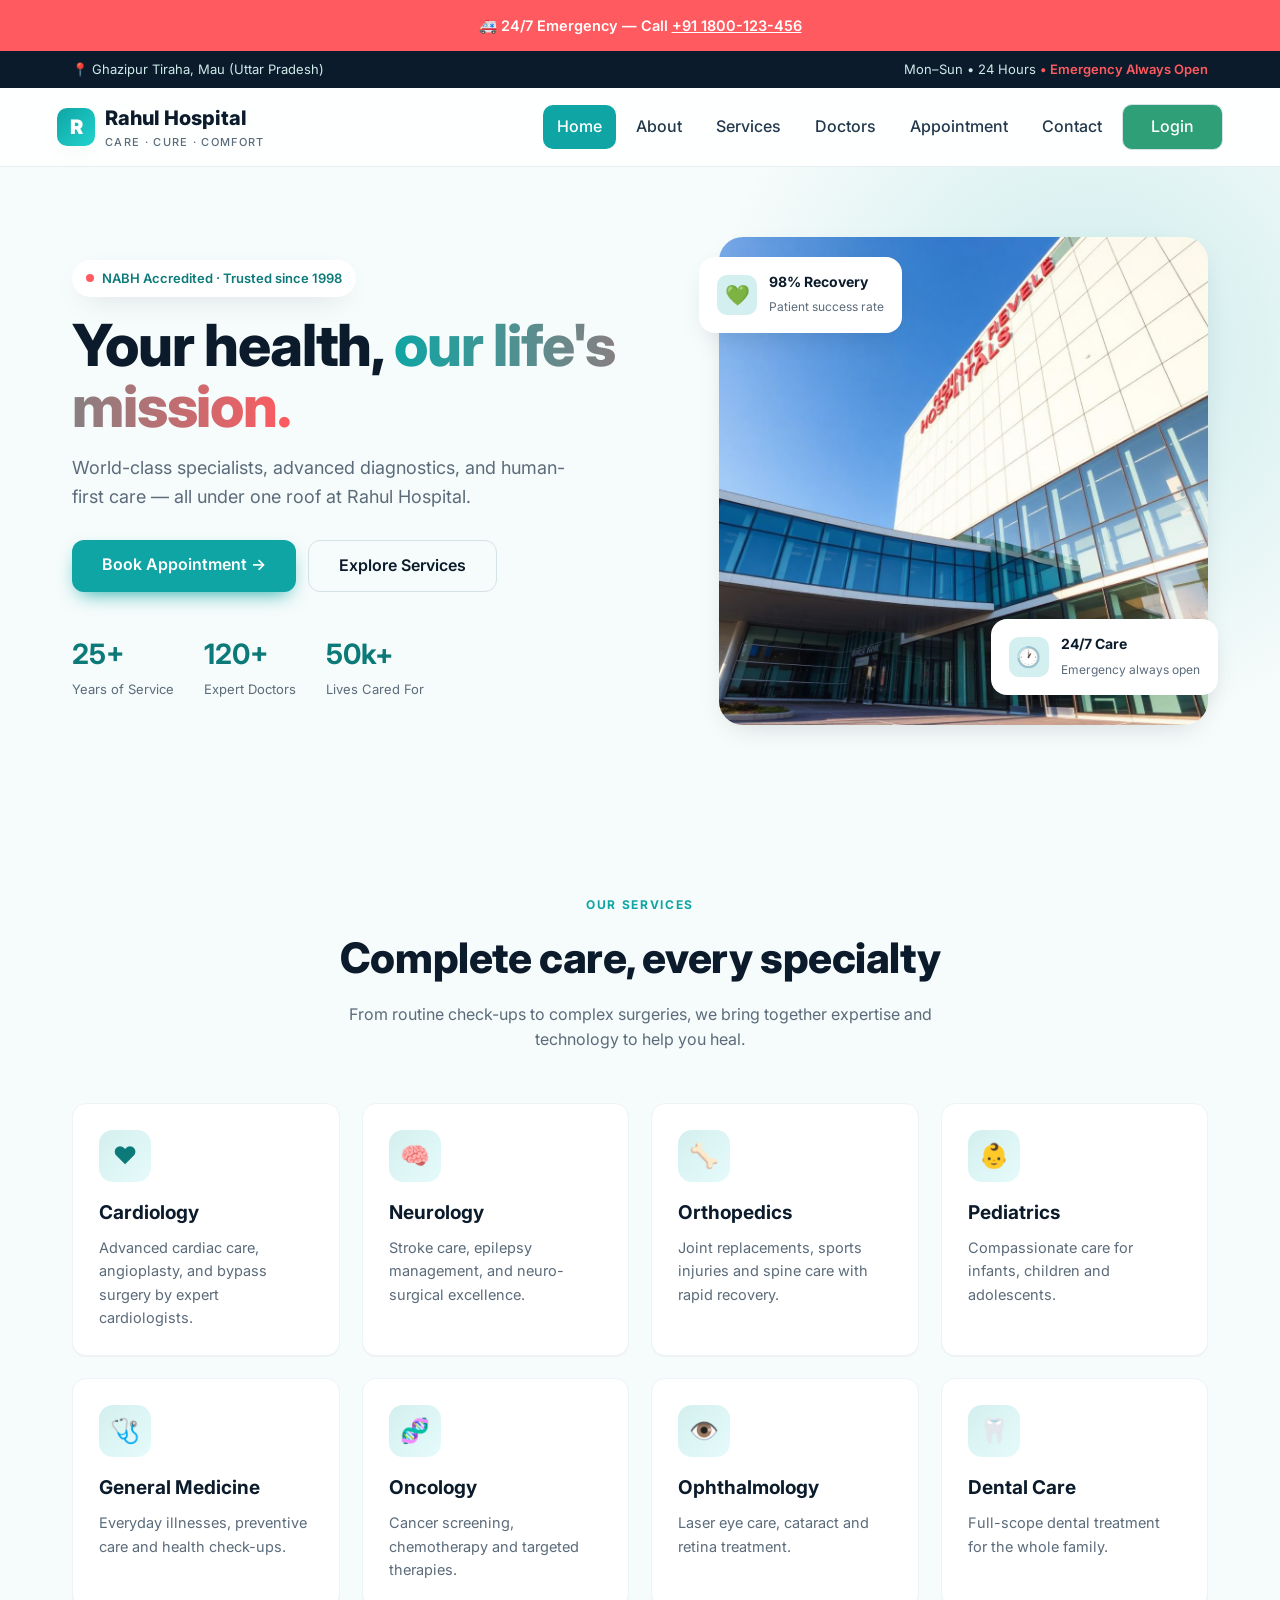
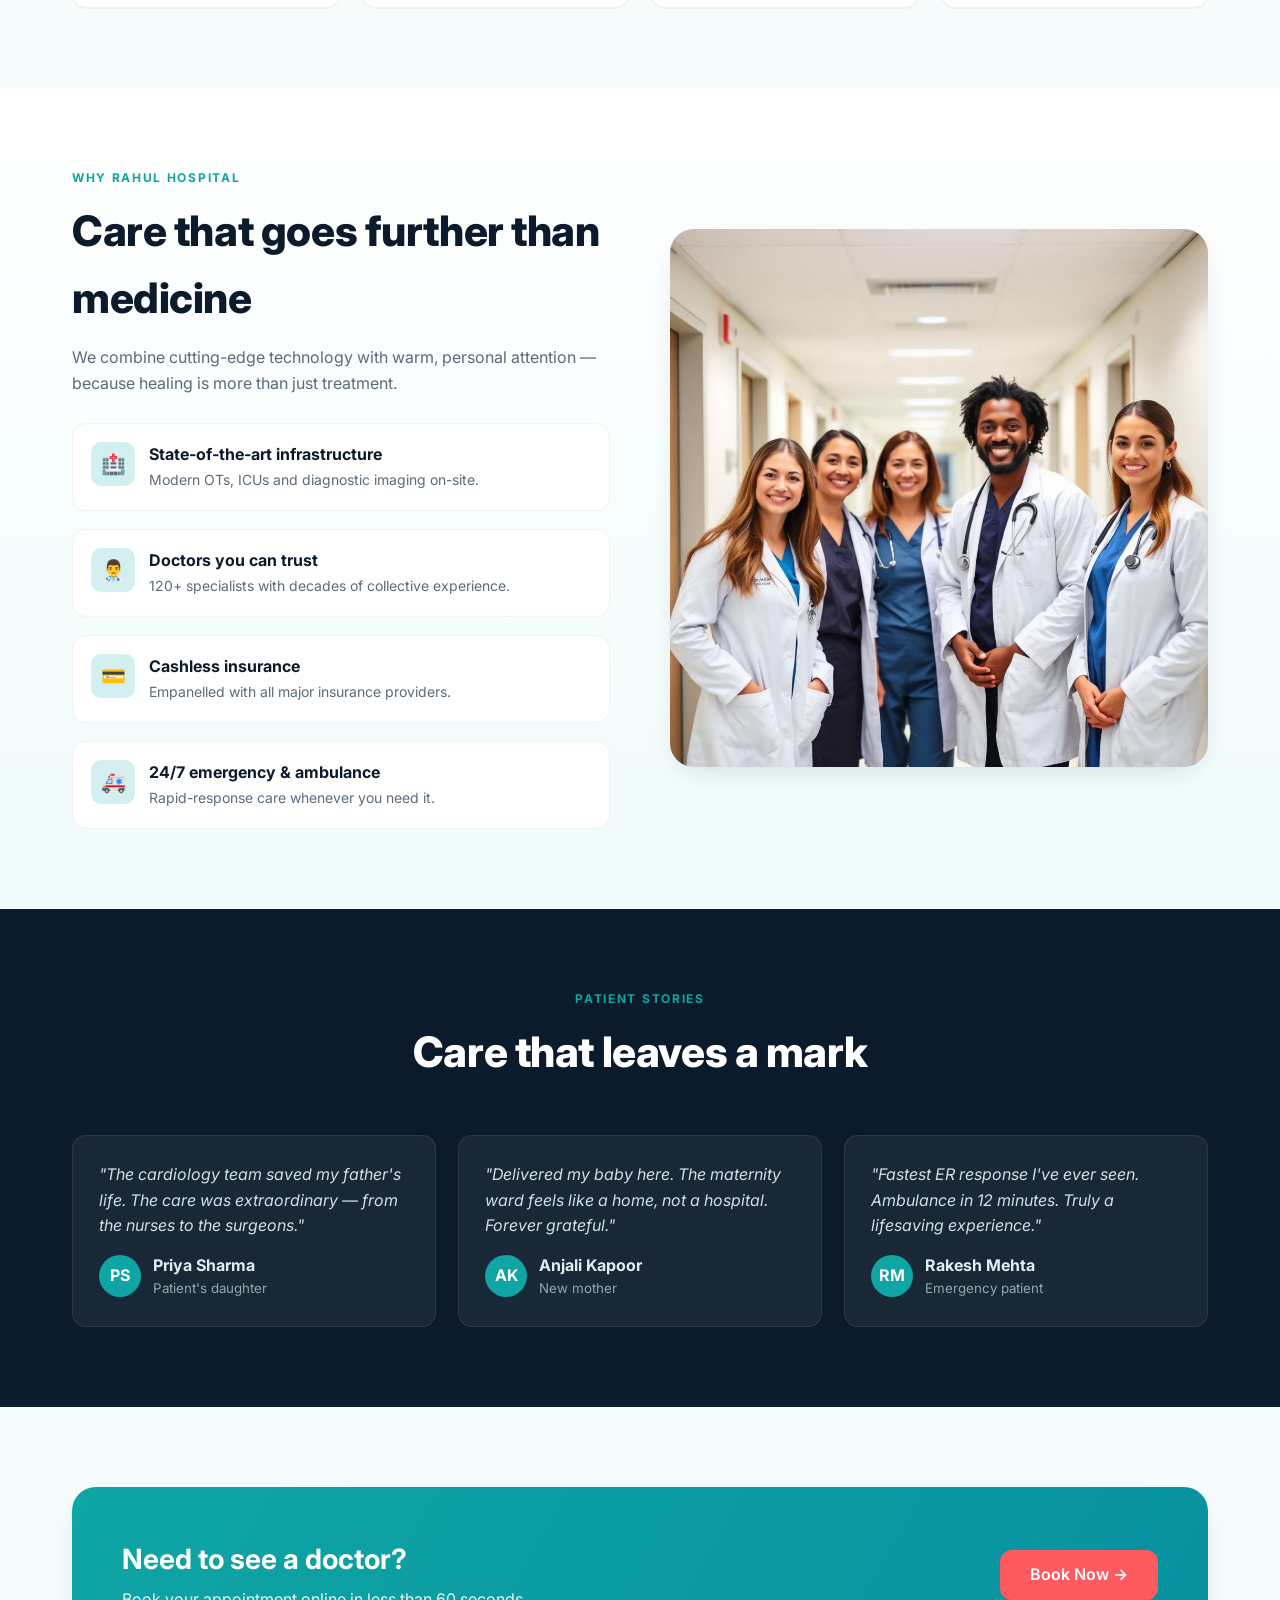
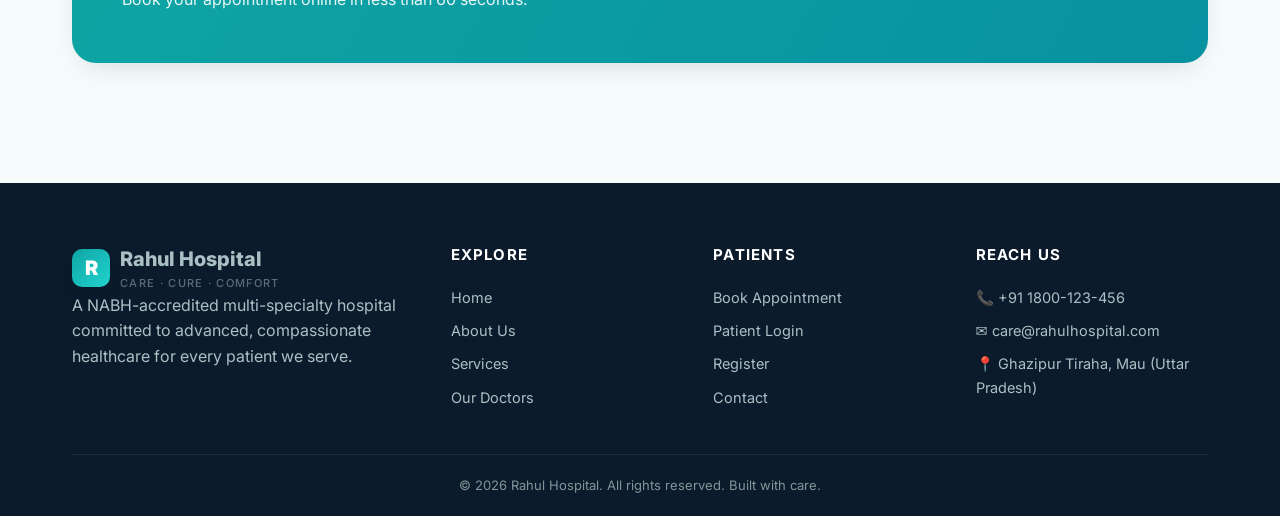
<file: index.html>
<!doctype html>
<html lang="en">

<head>
  <meta charset="utf-8" />
  <meta name="viewport" content="width=device-width,initial-scale=1" />
  <title>Rahul Hospital — Compassionate Care, Advanced Medicine</title>
  <meta name="description"
    content="Rahul Hospital: 24/7 emergency, expert specialists, and modern facilities. Book your appointment online today." />
  <link rel="icon" href="logo.png" />
  <link rel="preconnect" href="https://fonts.googleapis.com" />
  <link rel="preconnect" href="https://fonts.gstatic.com" crossorigin />
  <link href="https://fonts.googleapis.com/css2?family=Inter:wght@400;500;600;700;800&display=swap" rel="stylesheet" />
  <link rel="stylesheet" href="styles.css" />
</head>

<body data-page="home">
  <div id="site-header"></div>

  <section class="hero">
    <div class="container hero-grid">
      <div class="reveal">
        <span class="tag"><span class="dot"></span> NABH Accredited · Trusted since 1998</span>
        <h1 class="hero-title">Your health, <span>our life's mission.</span></h1>
        <p class="lead">World-class specialists, advanced diagnostics, and human-first care — all under one roof at
          Rahul Hospital.</p>
        <div class="hero-cta">
          <a href="appointment.html" class="btn btn-primary">Book Appointment →</a>
          <a href="services.html" class="btn btn-ghost">Explore Services</a>
        </div>
        <div class="hero-stats">
          <div><strong>25+</strong><span>Years of Service</span></div>
          <div><strong>120+</strong><span>Expert Doctors</span></div>
          <div><strong>50k+</strong><span>Lives Cared For</span></div>
        </div>
      </div>
      <div class="hero-visual reveal">
        <img src="hero.jpg" alt="Rahul Hospital building" />
        <div class="floating-card fc-1">
          <div class="ic">💚</div>
          <div><strong>98% Recovery</strong><span>Patient success rate</span></div>
        </div>
        <div class="floating-card fc-2">
          <div class="ic">🕐</div>
          <div><strong>24/7 Care</strong><span>Emergency always open</span></div>
        </div>
      </div>
    </div>
  </section>

  <section class="block">
    <div class="container">
      <div class="section-head reveal">
        <div class="eyebrow">Our Services</div>
        <h2>Complete care, every specialty</h2>
        <p>From routine check-ups to complex surgeries, we bring together expertise and technology to help you heal.</p>
      </div>
      <div class="grid services">
        <div class="service reveal">
          <div class="icon">❤️</div>
          <h3>Cardiology</h3>
          <p>Advanced cardiac care, angioplasty, and bypass surgery by expert cardiologists.</p>
        </div>
        <div class="service reveal">
          <div class="icon">🧠</div>
          <h3>Neurology</h3>
          <p>Stroke care, epilepsy management, and neuro-surgical excellence.</p>
        </div>
        <div class="service reveal">
          <div class="icon">🦴</div>
          <h3>Orthopedics</h3>
          <p>Joint replacements, sports injuries and spine care with rapid recovery.</p>
        </div>
        <div class="service reveal">
          <div class="icon">👶</div>
          <h3>Pediatrics</h3>
          <p>Compassionate care for infants, children and adolescents.</p>
        </div>
        <div class="service reveal">
          <div class="icon">🩺</div>
          <h3>General Medicine</h3>
          <p>Everyday illnesses, preventive care and health check-ups.</p>
        </div>
        <div class="service reveal">
          <div class="icon">🧬</div>
          <h3>Oncology</h3>
          <p>Cancer screening, chemotherapy and targeted therapies.</p>
        </div>
        <div class="service reveal">
          <div class="icon">👁️</div>
          <h3>Ophthalmology</h3>
          <p>Laser eye care, cataract and retina treatment.</p>
        </div>
        <div class="service reveal">
          <div class="icon">🦷</div>
          <h3>Dental Care</h3>
          <p>Full-scope dental treatment for the whole family.</p>
        </div>
      </div>
    </div>
  </section>

  <section class="block why">
    <div class="container why-grid">
      <div class="reveal">
        <div class="eyebrow"
          style="color:var(--primary);font-weight:700;letter-spacing:.14em;font-size:12px;text-transform:uppercase">Why
          Rahul Hospital</div>
        <h2 style="font-size:clamp(28px,3.6vw,42px);margin:10px 0 14px;font-weight:800;letter-spacing:-.01em">Care that
          goes further than medicine</h2>
        <p style="color:var(--muted);margin-bottom:26px">We combine cutting-edge technology with warm, personal
          attention — because healing is more than just treatment.</p>
        <div class="feature-list">
          <div class="feature">
            <div class="fi">🏥</div>
            <div>
              <h4>State-of-the-art infrastructure</h4>
              <p>Modern OTs, ICUs and diagnostic imaging on-site.</p>
            </div>
          </div>
          <div class="feature">
            <div class="fi">👨‍⚕️</div>
            <div>
              <h4>Doctors you can trust</h4>
              <p>120+ specialists with decades of collective experience.</p>
            </div>
          </div>
          <div class="feature">
            <div class="fi">💳</div>
            <div>
              <h4>Cashless insurance</h4>
              <p>Empanelled with all major insurance providers.</p>
            </div>
          </div>
          <div class="feature">
            <div class="fi">🚑</div>
            <div>
              <h4>24/7 emergency & ambulance</h4>
              <p>Rapid-response care whenever you need it.</p>
            </div>
          </div>
        </div>
      </div>
      <div class="reveal"><img src="team.jpg" alt="Rahul Hospital medical team"
          style="border-radius:24px;box-shadow:var(--shadow)" /></div>
    </div>
  </section>

  <section class="block testimonials">
    <div class="container">
      <div class="section-head reveal">
        <div class="eyebrow">Patient Stories</div>
        <h2>Care that leaves a mark</h2>
      </div>
      <div class="tgrid">
        <div class="tcard reveal">
          <p>"The cardiology team saved my father's life. The care was extraordinary — from the nurses to the surgeons."
          </p>
          <div class="who">
            <div class="av">PS</div>
            <div><strong>Priya Sharma</strong><small>Patient's daughter</small></div>
          </div>
        </div>
        <div class="tcard reveal">
          <p>"Delivered my baby here. The maternity ward feels like a home, not a hospital. Forever grateful."</p>
          <div class="who">
            <div class="av">AK</div>
            <div><strong>Anjali Kapoor</strong><small>New mother</small></div>
          </div>
        </div>
        <div class="tcard reveal">
          <p>"Fastest ER response I've ever seen. Ambulance in 12 minutes. Truly a lifesaving experience."</p>
          <div class="who">
            <div class="av">RM</div>
            <div><strong>Rakesh Mehta</strong><small>Emergency patient</small></div>
          </div>
        </div>
      </div>
    </div>
  </section>

  <section class="block">
    <div class="container">
      <div class="cta reveal">
        <div>
          <h3>Need to see a doctor?</h3>
          <p>Book your appointment online in less than 60 seconds.</p>
        </div>
        <a href="appointment.html" class="btn btn-accent">Book Now →</a>
      </div>
    </div>
  </section>

  <div id="site-footer"></div>
  <script src="script.js"></script>
</body>

</html>
</file>
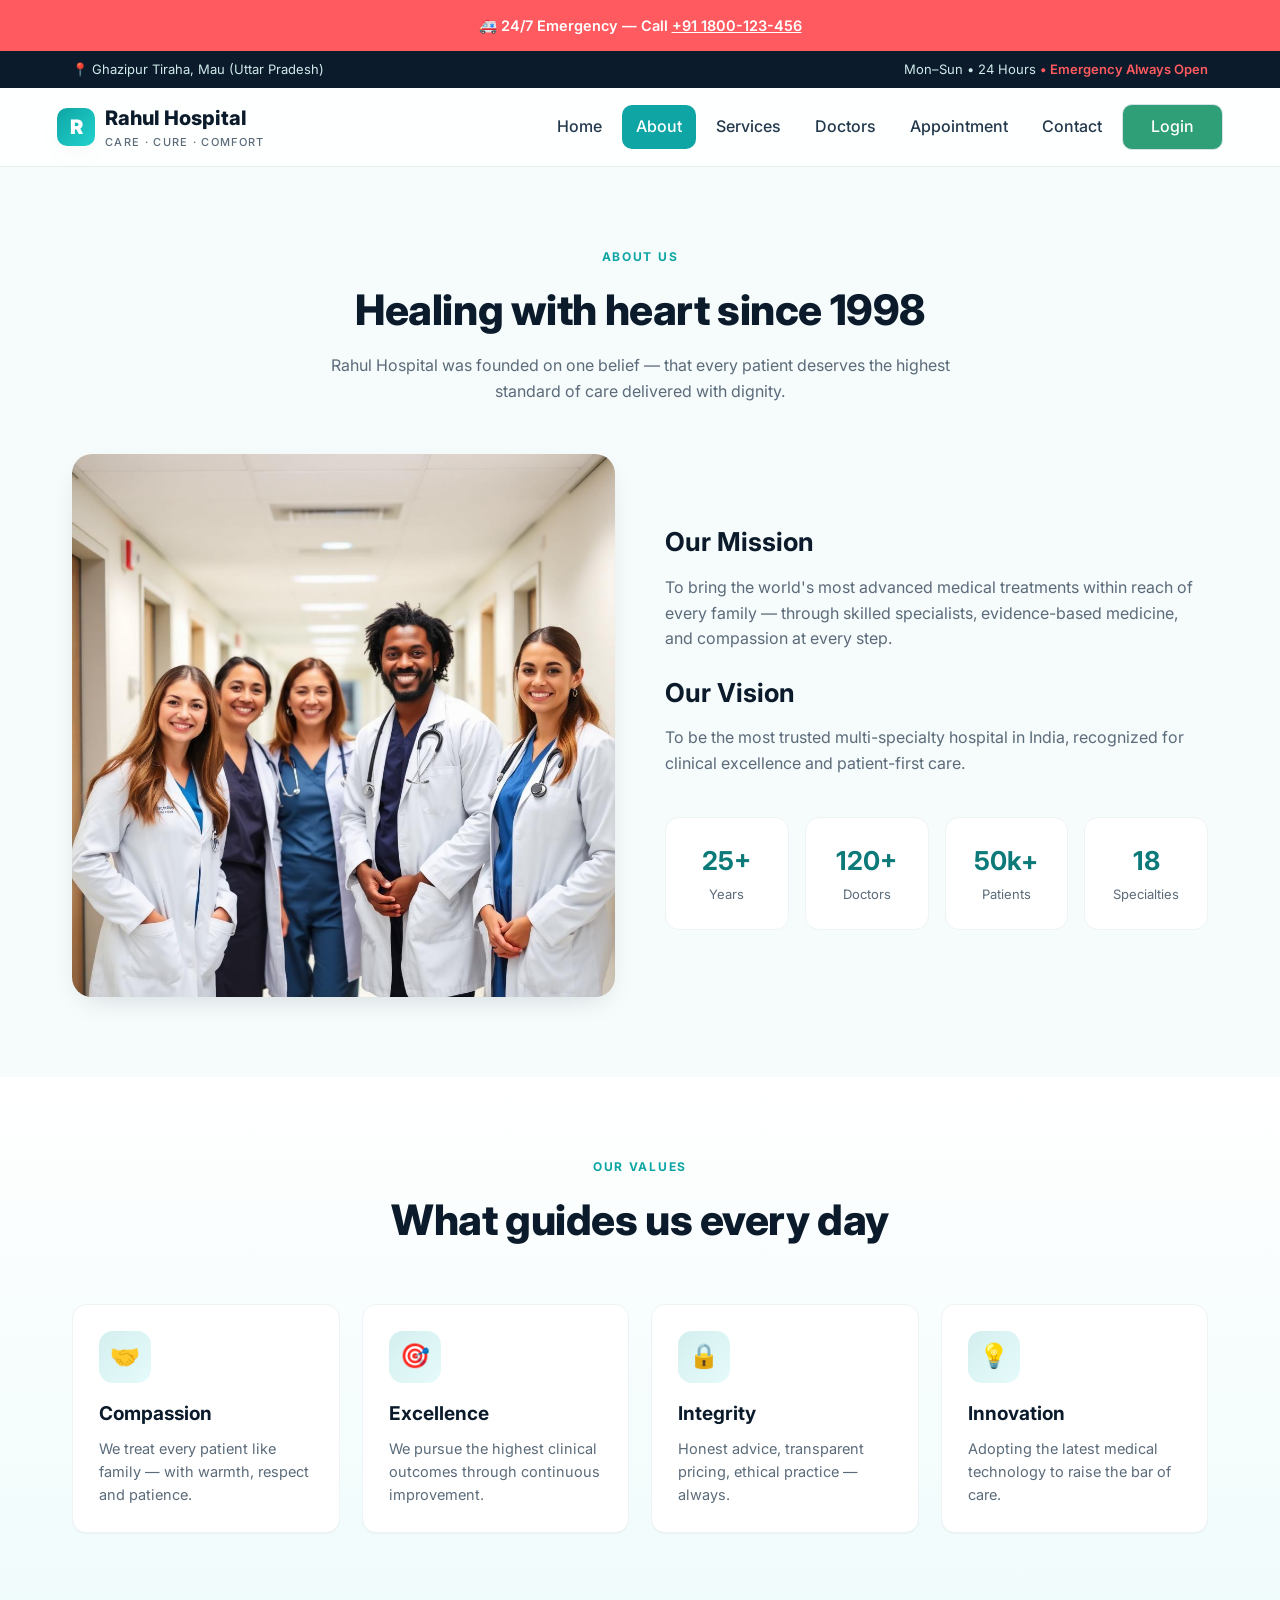
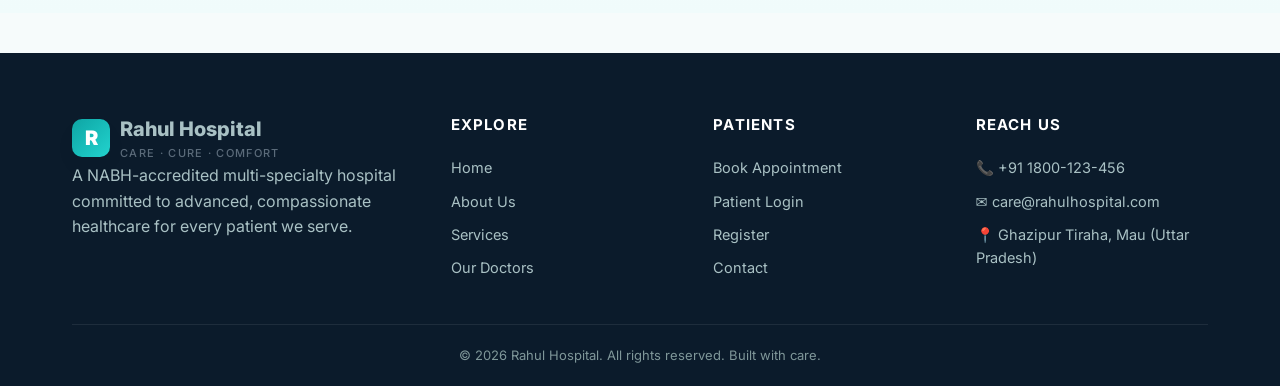
<file: about.html>
<!doctype html>
<html lang="en">

<head>
  <meta charset="utf-8" />
  <meta name="viewport" content="width=device-width,initial-scale=1" />
  <title>About — Rahul Hospital</title>
  <meta name="description"
    content="Learn about Rahul Hospital's mission, values, and 25-year journey in delivering world-class healthcare." />
  <link rel="icon" href="logo.png" />
  <link href="https://fonts.googleapis.com/css2?family=Inter:wght@400;500;600;700;800&display=swap" rel="stylesheet" />
  <link rel="stylesheet" href="styles.css" />
</head>

<body data-page="about">
  <div id="site-header"></div>

  <section class="block">
    <div class="container">
      <div class="section-head reveal">
        <div class="eyebrow">About Us</div>
        <h2>Healing with heart since 1998</h2>
        <p>Rahul Hospital was founded on one belief — that every patient deserves the highest standard of care delivered
          with dignity.</p>
      </div>
      <div class="about-grid">
        <div class="reveal"><img src="team.jpg" alt="Our team" /></div>
        <div class="reveal">
          <h3 style="font-size:26px;margin-bottom:12px">Our Mission</h3>
          <p style="color:var(--muted);margin-bottom:16px">To bring the world's most advanced medical treatments within
            reach of every family — through skilled specialists, evidence-based medicine, and compassion at every step.
          </p>
          <h3 style="font-size:26px;margin:20px 0 12px">Our Vision</h3>
          <p style="color:var(--muted)">To be the most trusted multi-specialty hospital in India, recognized for
            clinical excellence and patient-first care.</p>
          <div class="stat-row">
            <div class="stat"><b>25+</b><span>Years</span></div>
            <div class="stat"><b>120+</b><span>Doctors</span></div>
            <div class="stat"><b>50k+</b><span>Patients</span></div>
            <div class="stat"><b>18</b><span>Specialties</span></div>
          </div>
        </div>
      </div>
    </div>
  </section>

  <section class="block why">
    <div class="container">
      <div class="section-head reveal">
        <div class="eyebrow">Our Values</div>
        <h2>What guides us every day</h2>
      </div>
      <div class="grid services">
        <div class="service reveal">
          <div class="icon">🤝</div>
          <h3>Compassion</h3>
          <p>We treat every patient like family — with warmth, respect and patience.</p>
        </div>
        <div class="service reveal">
          <div class="icon">🎯</div>
          <h3>Excellence</h3>
          <p>We pursue the highest clinical outcomes through continuous improvement.</p>
        </div>
        <div class="service reveal">
          <div class="icon">🔒</div>
          <h3>Integrity</h3>
          <p>Honest advice, transparent pricing, ethical practice — always.</p>
        </div>
        <div class="service reveal">
          <div class="icon">💡</div>
          <h3>Innovation</h3>
          <p>Adopting the latest medical technology to raise the bar of care.</p>
        </div>
      </div>
    </div>
  </section>

  <div id="site-footer"></div>
  <script src="script.js"></script>
</body>

</html>
</file>
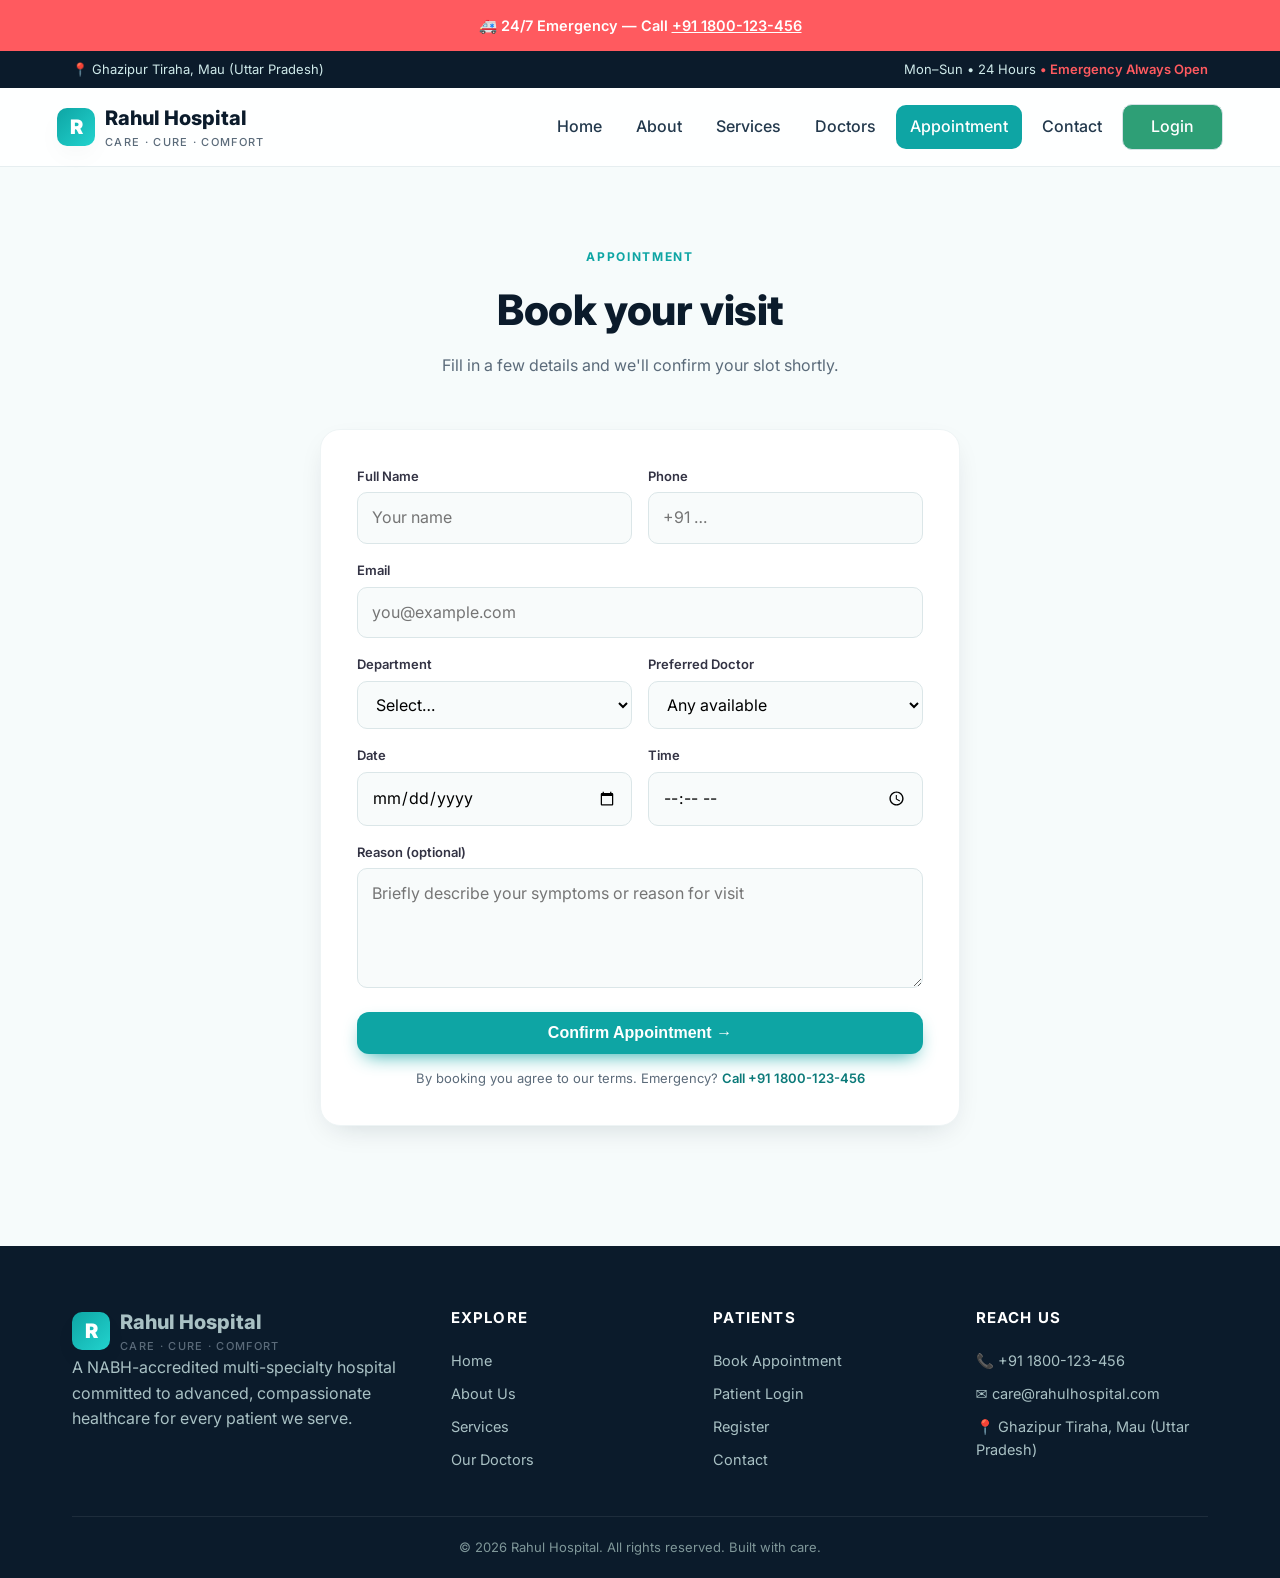
<file: appointment.html>
<!doctype html>
<html lang="en">
<head>
<meta charset="utf-8"/><meta name="viewport" content="width=device-width,initial-scale=1"/>
<title>Book Appointment — Rahul Hospital</title>
<meta name="description" content="Book your appointment with a Rahul Hospital specialist in under 60 seconds."/>
<link rel="icon" href="logo.png"/>
<link href="https://fonts.googleapis.com/css2?family=Inter:wght@400;500;600;700;800&display=swap" rel="stylesheet"/>
<link rel="stylesheet" href="styles.css"/>
</head>
<body data-page="appointment">
<div id="site-header"></div>

<section class="block">
  <div class="container">
    <div class="section-head reveal">
      <div class="eyebrow">Appointment</div>
      <h2>Book your visit</h2>
      <p>Fill in a few details and we'll confirm your slot shortly.</p>
    </div>
    <div class="form-wrap reveal">
      <form data-form="appointment" novalidate>
        <div class="alert ok"></div><div class="alert err"></div>
        <div class="form-row">
          <div class="field"><label>Full Name</label><input name="name" required placeholder="Your name"/></div>
          <div class="field"><label>Phone</label><input name="phone" required placeholder="+91 …"/></div>
        </div>
        <div class="field"><label>Email</label><input type="email" name="email" required placeholder="you@example.com"/></div>
        <div class="form-row">
          <div class="field"><label>Department</label>
            <select name="department" required>
              <option value="">Select…</option>
              <option>Cardiology</option><option>Neurology</option><option>Orthopedics</option>
              <option>Pediatrics</option><option>Gynecology</option><option>General Medicine</option>
              <option>Oncology</option><option>Ophthalmology</option><option>Dental</option>
            </select></div>
          <div class="field"><label>Preferred Doctor</label>
            <select name="doctor">
              <option value="">Any available</option>
              <option>Dr. Rahul Verma</option><option>Dr. Neha Kapoor</option>
              <option>Dr. Sameer Iyer</option><option>Dr. Priya Menon</option>
              <option>Dr. Arjun Singh</option><option>Dr. Anita Rao</option>
            </select></div>
        </div>
        <div class="form-row">
          <div class="field"><label>Date</label><input type="date" name="date" required/></div>
          <div class="field"><label>Time</label><input type="time" name="time" required/></div>
        </div>
        <div class="field"><label>Reason (optional)</label><textarea name="reason" placeholder="Briefly describe your symptoms or reason for visit"></textarea></div>
        <button class="btn btn-primary" style="width:100%">Confirm Appointment →</button>
        <p class="form-note">By booking you agree to our terms. Emergency? <a href="tel:+911800123456">Call +91 1800-123-456</a></p>
      </form>
    </div>
  </div>
</section>

<div id="site-footer"></div>
<script src="script.js"></script>
</body></html>
</file>
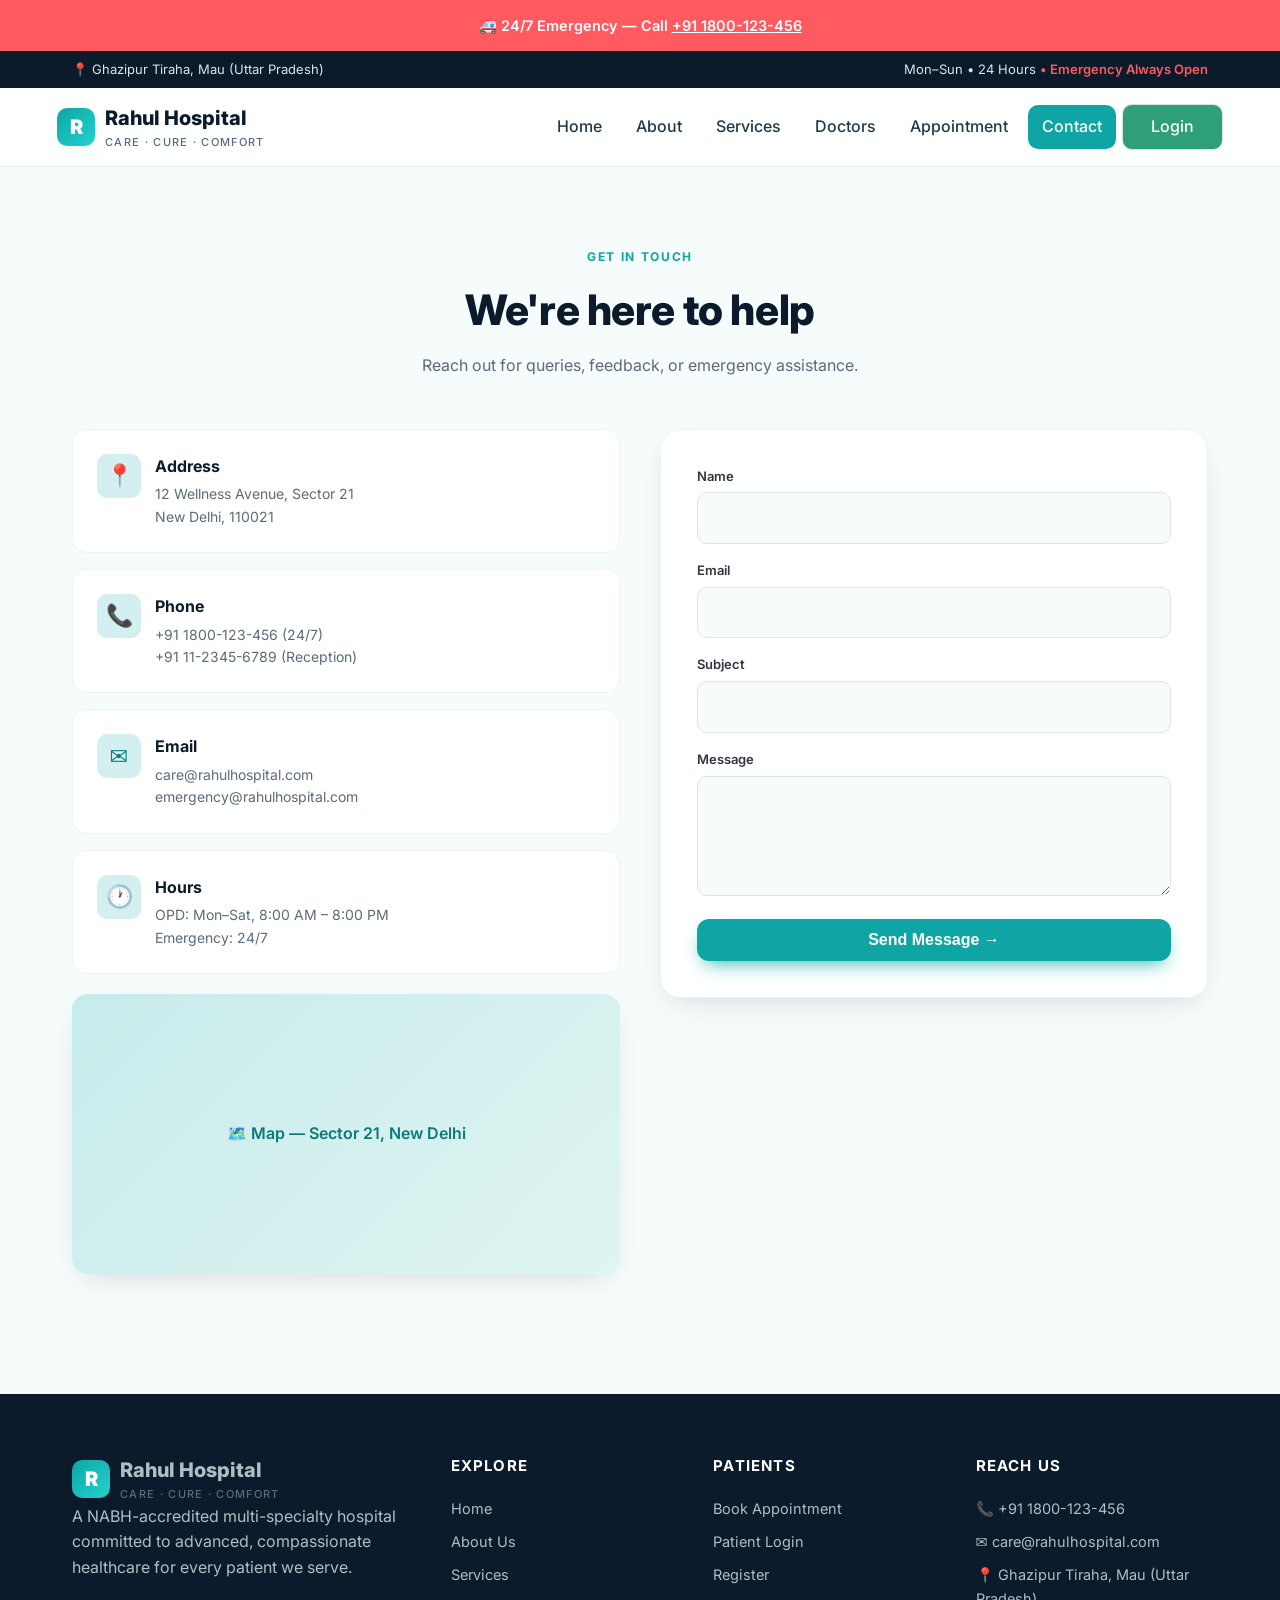
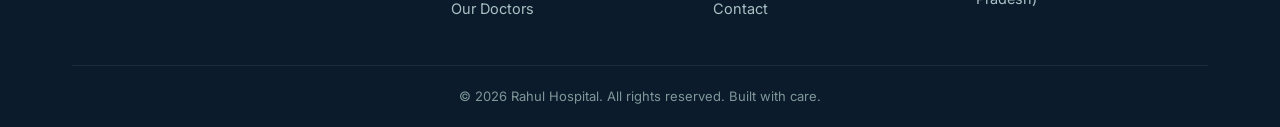
<file: contact.html>
<!doctype html>
<html lang="en">

<head>
  <meta charset="utf-8" />
  <meta name="viewport" content="width=device-width,initial-scale=1" />
  <title>Contact — Rahul Hospital</title>
  <meta name="description" content="Reach Rahul Hospital: phone, email, address, and directions." />
  <link rel="icon" href="logo.png" />
  <link href="https://fonts.googleapis.com/css2?family=Inter:wght@400;500;600;700;800&display=swap" rel="stylesheet" />
  <link rel="stylesheet" href="styles.css" />
</head>

<body data-page="contact">
  <div id="site-header"></div>

  <section class="block">
    <div class="container">
      <div class="section-head reveal">
        <div class="eyebrow">Get in touch</div>
        <h2>We're here to help</h2>
        <p>Reach out for queries, feedback, or emergency assistance.</p>
      </div>
      <div class="contact-grid">
        <div class="reveal">
          <div class="info-card">
            <div class="ic">📍</div>
            <div>
              <h4>Address</h4>
              <p>12 Wellness Avenue, Sector 21<br />New Delhi, 110021</p>
            </div>
          </div>
          <div class="info-card">
            <div class="ic">📞</div>
            <div>
              <h4>Phone</h4>
              <p>+91 1800-123-456 (24/7)<br />+91 11-2345-6789 (Reception)</p>
            </div>
          </div>
          <div class="info-card">
            <div class="ic">✉️</div>
            <div>
              <h4>Email</h4>
              <p>care@rahulhospital.com<br />emergency@rahulhospital.com</p>
            </div>
          </div>
          <div class="info-card">
            <div class="ic">🕐</div>
            <div>
              <h4>Hours</h4>
              <p>OPD: Mon–Sat, 8:00 AM – 8:00 PM<br />Emergency: 24/7</p>
            </div>
          </div>
          <div class="map-wrap">🗺️ Map — Sector 21, New Delhi</div>
        </div>
        <div class="reveal">
          <div class="form-wrap" style="max-width:none">
            <form data-form="contact" novalidate>
              <div class="alert ok"></div>
              <div class="alert err"></div>
              <div class="field"><label>Name</label><input name="name" required /></div>
              <div class="field"><label>Email</label><input type="email" name="email" required /></div>
              <div class="field"><label>Subject</label><input name="subject" required /></div>
              <div class="field"><label>Message</label><textarea name="message" required></textarea></div>
              <button class="btn btn-primary" style="width:100%">Send Message →</button>
            </form>
          </div>
        </div>
      </div>
    </div>
  </section>

  <div id="site-footer"></div>
  <script src="script.js"></script>
</body>

</html>
</file>
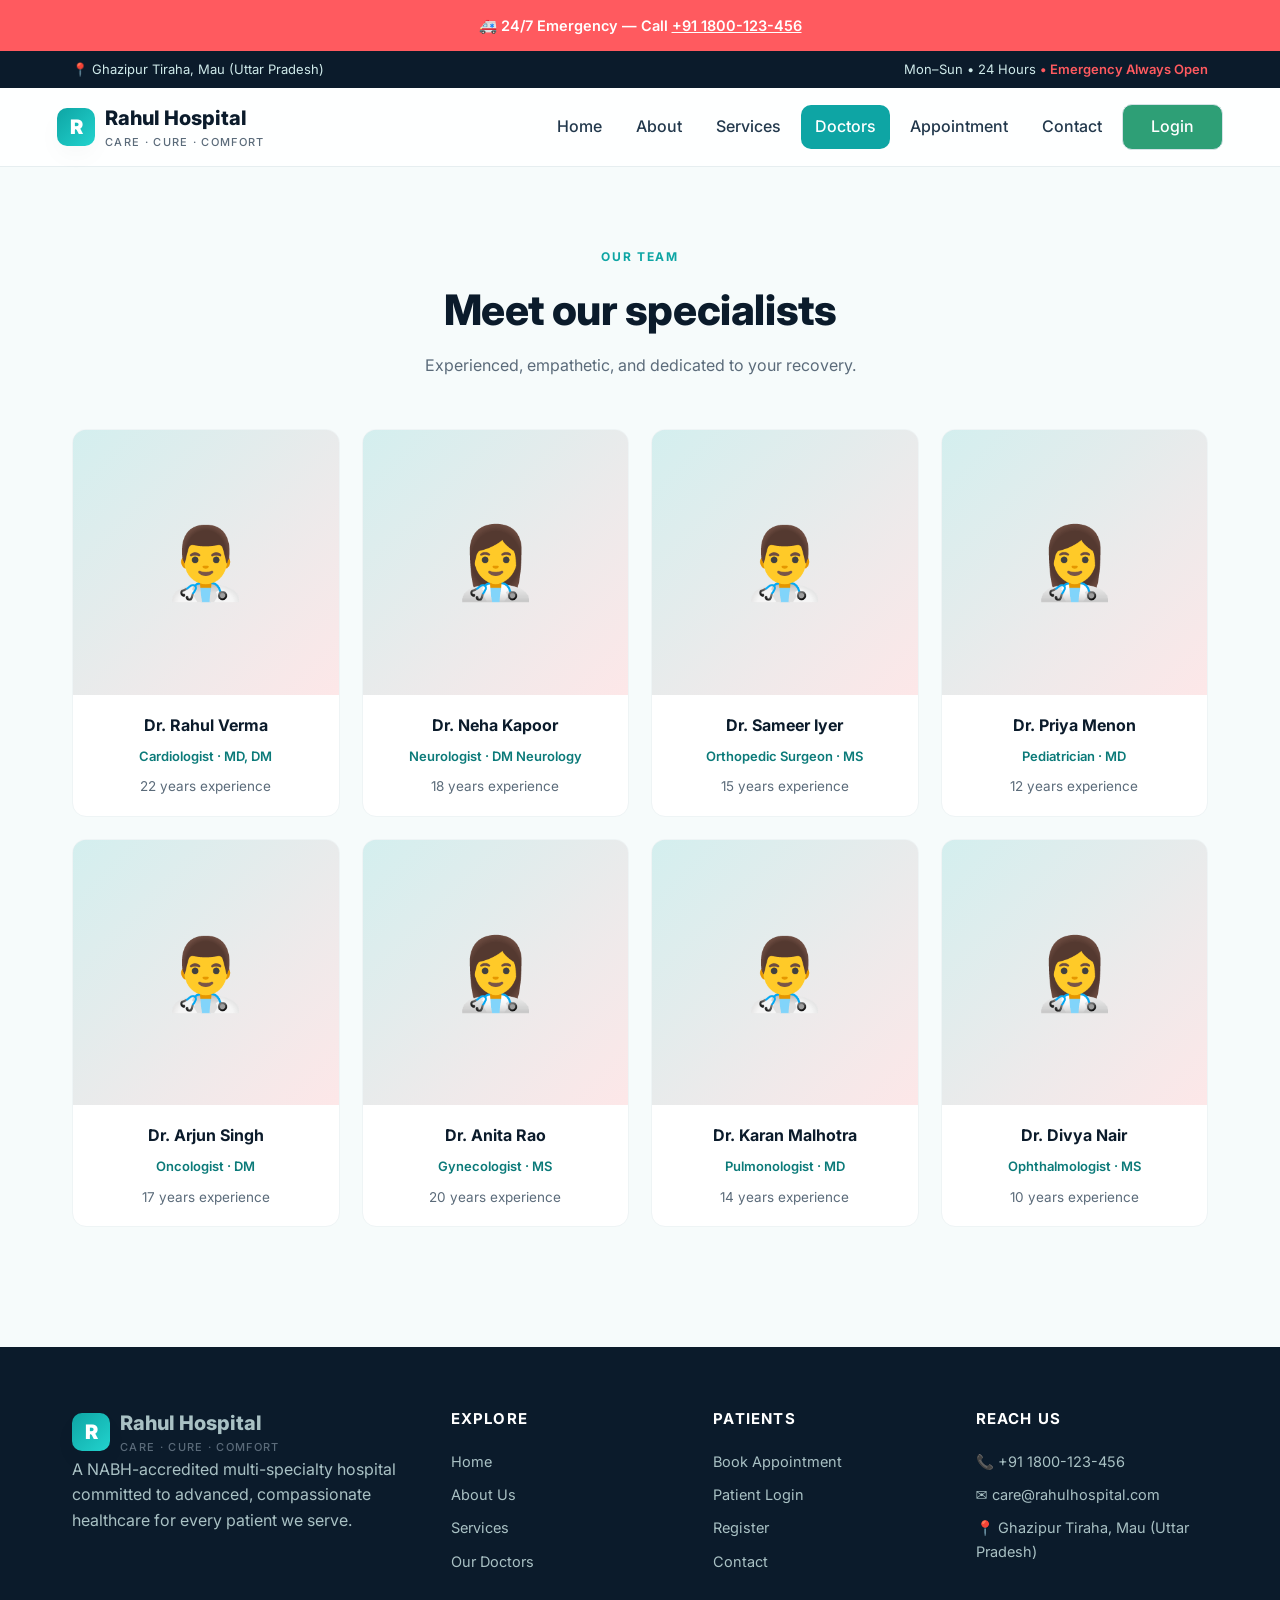
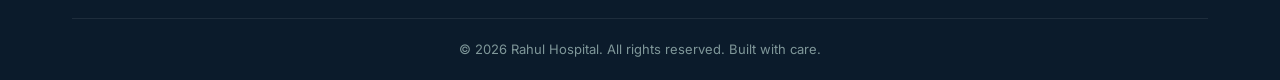
<file: doctors.html>
<!doctype html>
<html lang="en">

<head>
  <meta charset="utf-8" />
  <meta name="viewport" content="width=device-width,initial-scale=1" />
  <title>Doctors — Rahul Hospital</title>
  <meta name="description"
    content="Meet the specialists at Rahul Hospital — cardiologists, neurologists, surgeons and more." />
  <link rel="icon" href="logo.png" />
  <link href="https://fonts.googleapis.com/css2?family=Inter:wght@400;500;600;700;800&display=swap" rel="stylesheet" />
  <link rel="stylesheet" href="styles.css" />
</head>

<body data-page="doctors">
  <div id="site-header"></div>

  <section class="block">
    <div class="container">
      <div class="section-head reveal">
        <div class="eyebrow">Our Team</div>
        <h2>Meet our specialists</h2>
        <p>Experienced, empathetic, and dedicated to your recovery.</p>
      </div>
      <div class="grid doctors">
        <div class="doc-card reveal">
          <div class="doc-avatar">👨‍⚕️</div>
          <div class="doc-body">
            <h4>Dr. Rahul Verma</h4><span>Cardiologist · MD, DM</span>
            <p style="color:var(--muted);font-size:13.5px;margin-top:8px">22 years experience</p>
          </div>
        </div>
        <div class="doc-card reveal">
          <div class="doc-avatar">👩‍⚕️</div>
          <div class="doc-body">
            <h4>Dr. Neha Kapoor</h4><span>Neurologist · DM Neurology</span>
            <p style="color:var(--muted);font-size:13.5px;margin-top:8px">18 years experience</p>
          </div>
        </div>
        <div class="doc-card reveal">
          <div class="doc-avatar">👨‍⚕️</div>
          <div class="doc-body">
            <h4>Dr. Sameer Iyer</h4><span>Orthopedic Surgeon · MS</span>
            <p style="color:var(--muted);font-size:13.5px;margin-top:8px">15 years experience</p>
          </div>
        </div>
        <div class="doc-card reveal">
          <div class="doc-avatar">👩‍⚕️</div>
          <div class="doc-body">
            <h4>Dr. Priya Menon</h4><span>Pediatrician · MD</span>
            <p style="color:var(--muted);font-size:13.5px;margin-top:8px">12 years experience</p>
          </div>
        </div>
        <div class="doc-card reveal">
          <div class="doc-avatar">👨‍⚕️</div>
          <div class="doc-body">
            <h4>Dr. Arjun Singh</h4><span>Oncologist · DM</span>
            <p style="color:var(--muted);font-size:13.5px;margin-top:8px">17 years experience</p>
          </div>
        </div>
        <div class="doc-card reveal">
          <div class="doc-avatar">👩‍⚕️</div>
          <div class="doc-body">
            <h4>Dr. Anita Rao</h4><span>Gynecologist · MS</span>
            <p style="color:var(--muted);font-size:13.5px;margin-top:8px">20 years experience</p>
          </div>
        </div>
        <div class="doc-card reveal">
          <div class="doc-avatar">👨‍⚕️</div>
          <div class="doc-body">
            <h4>Dr. Karan Malhotra</h4><span>Pulmonologist · MD</span>
            <p style="color:var(--muted);font-size:13.5px;margin-top:8px">14 years experience</p>
          </div>
        </div>
        <div class="doc-card reveal">
          <div class="doc-avatar">👩‍⚕️</div>
          <div class="doc-body">
            <h4>Dr. Divya Nair</h4><span>Ophthalmologist · MS</span>
            <p style="color:var(--muted);font-size:13.5px;margin-top:8px">10 years experience</p>
          </div>
        </div>
      </div>
    </div>
  </section>

  <div id="site-footer"></div>
  <script src="script.js"></script>
</body>

</html>
</file>
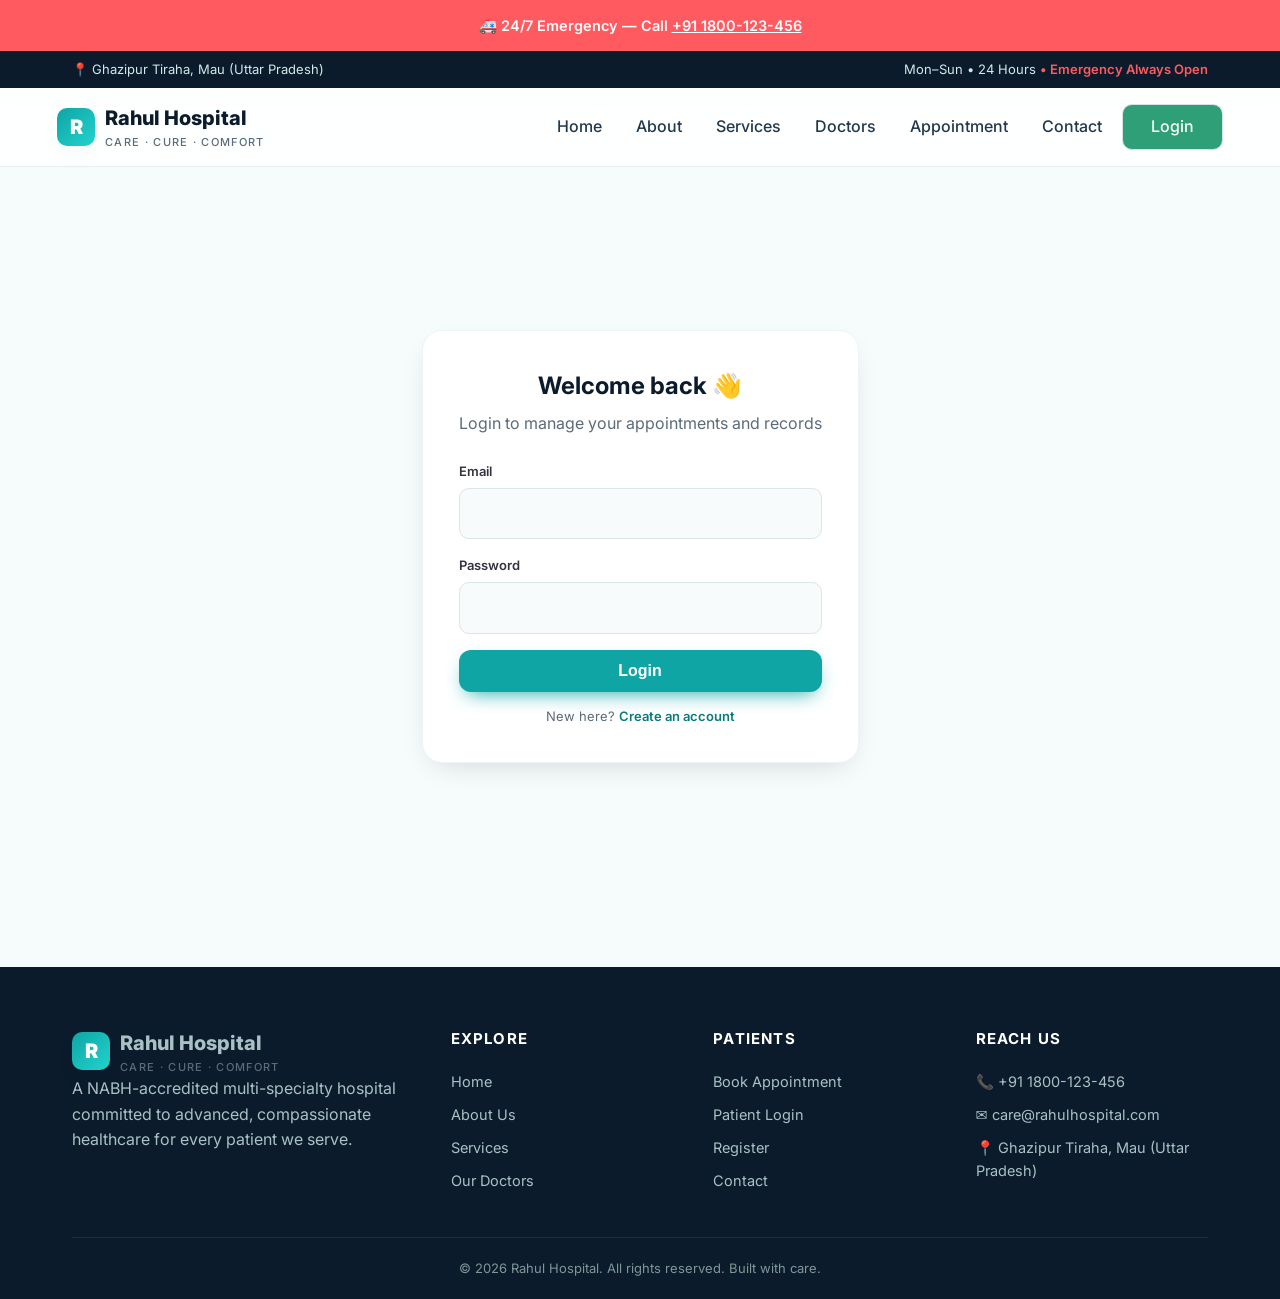
<file: login.html>
<!doctype html>
<html lang="en">

<head>
  <meta charset="utf-8" />
  <meta name="viewport" content="width=device-width,initial-scale=1" />
  <title>Login — Rahul Hospital</title>
  <meta name="description" content="Login to your Rahul Hospital patient account." />
  <link rel="icon" href="logo.png" />
  <link href="https://fonts.googleapis.com/css2?family=Inter:wght@400;500;600;700;800&display=swap" rel="stylesheet" />
  <link rel="stylesheet" href="styles.css" />
</head>

<body data-page="login">
  <div id="site-header"></div>

  <section class="auth">
    <div class="container" style="max-width:520px">
      <div class="form-wrap reveal">
        <h2>Welcome back 👋</h2>
        <p class="sub">Login to manage your appointments and records</p>
        <form data-form="login" novalidate>
          <div class="alert ok"></div>
          <div class="alert err"></div>
          <div class="field"><label>Email</label><input type="email" name="email" required /></div>
          <div class="field"><label>Password</label><input type="password" name="password" required minlength="6" />
          </div>
          <button class="btn btn-primary" style="width:100%">Login</button>
          <p class="form-note">New here? <a href="register.html">Create an account</a></p>
        </form>
      </div>
    </div>
  </section>

  <div id="site-footer"></div>
  <script src="script.js"></script>
</body>

</html>
</file>
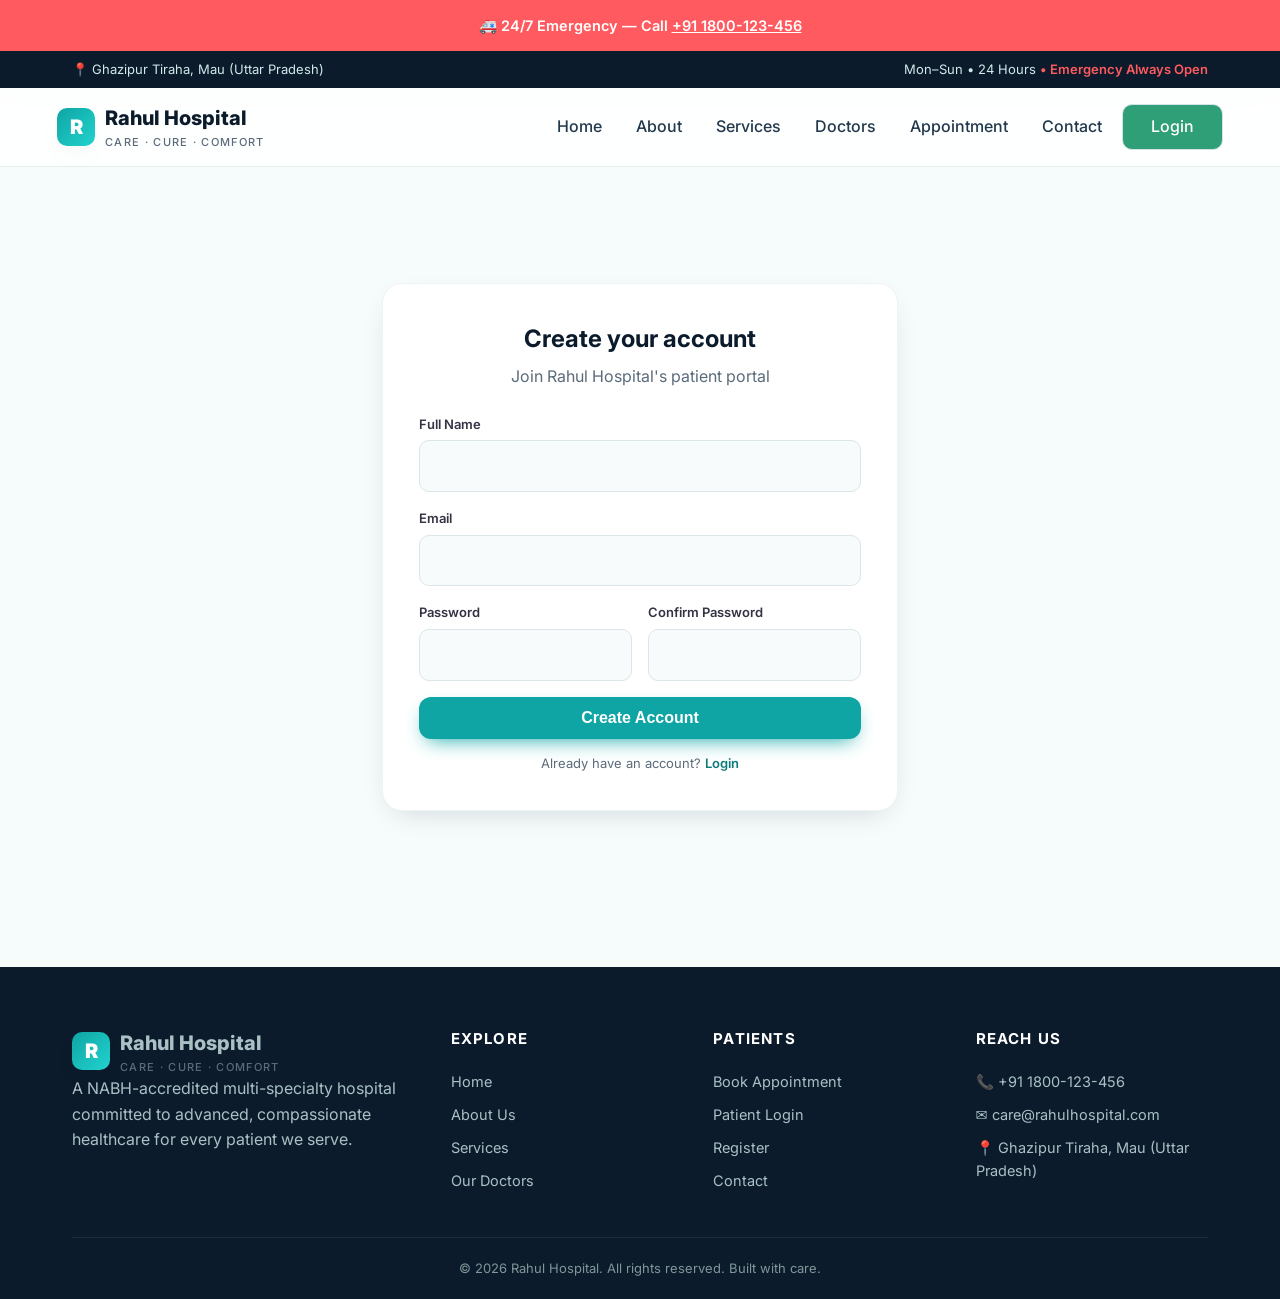
<file: register.html>
<!doctype html>
<html lang="en">

<head>
  <meta charset="utf-8" />
  <meta name="viewport" content="width=device-width,initial-scale=1" />
  <title>Register — Rahul Hospital</title>
  <meta name="description" content="Create your Rahul Hospital patient account." />
  <link rel="icon" href="logo.png" />
  <link href="https://fonts.googleapis.com/css2?family=Inter:wght@400;500;600;700;800&display=swap" rel="stylesheet" />
  <link rel="stylesheet" href="styles.css" />
</head>

<body data-page="register">
  <div id="site-header"></div>

  <section class="auth">
    <div class="container" style="max-width:560px">
      <div class="form-wrap reveal">
        <h2>Create your account</h2>
        <p class="sub">Join Rahul Hospital's patient portal</p>
        <form data-form="register" novalidate>
          <div class="alert ok"></div>
          <div class="alert err"></div>
          <div class="field"><label>Full Name</label><input name="name" required /></div>
          <div class="field"><label>Email</label><input type="email" name="email" required /></div>
          <div class="form-row">
            <div class="field"><label>Password</label><input type="password" name="password" required minlength="6" />
            </div>
            <div class="field"><label>Confirm Password</label><input type="password" name="confirm" required
                minlength="6" /></div>
          </div>
          <button class="btn btn-primary" style="width:100%">Create Account</button>
          <p class="form-note">Already have an account? <a href="login.html">Login</a></p>
        </form>
      </div>
    </div>
  </section>

  <div id="site-footer"></div>
  <script src="script.js"></script>
</body>

</html>
</file>
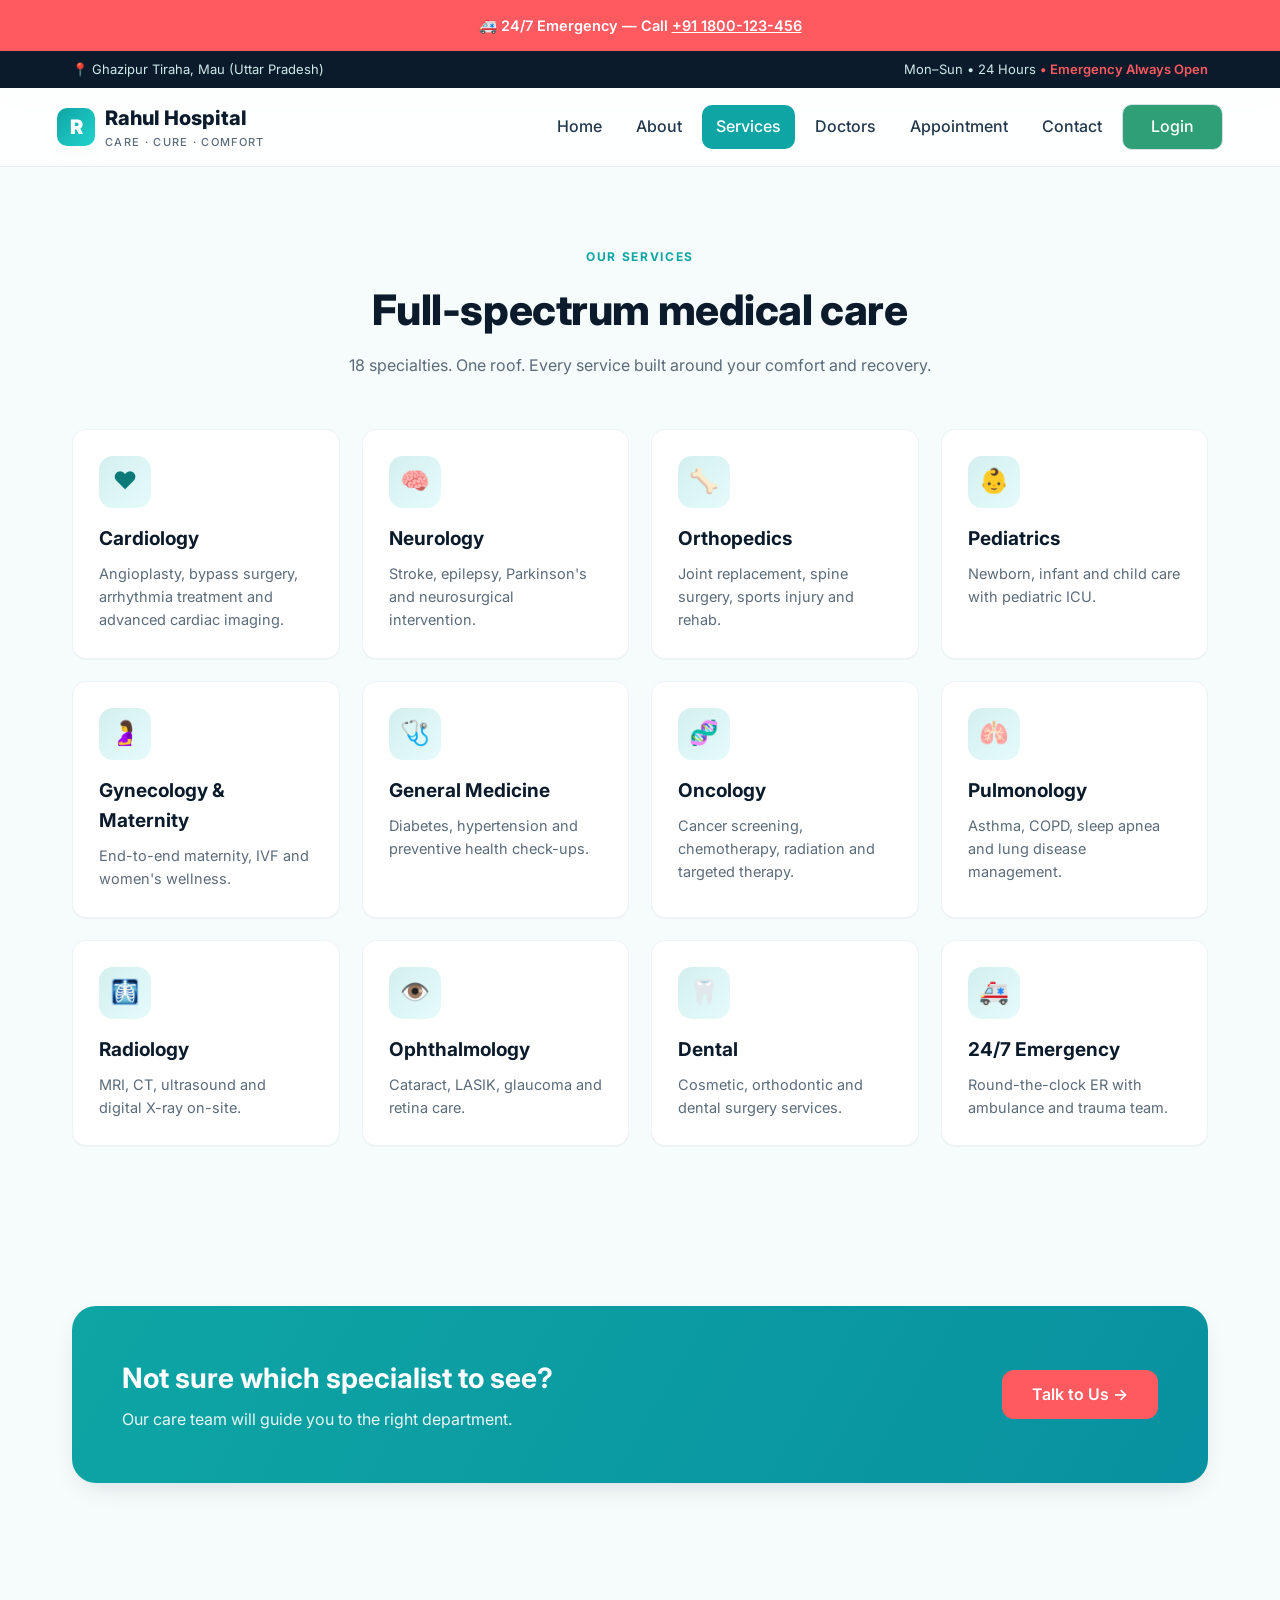
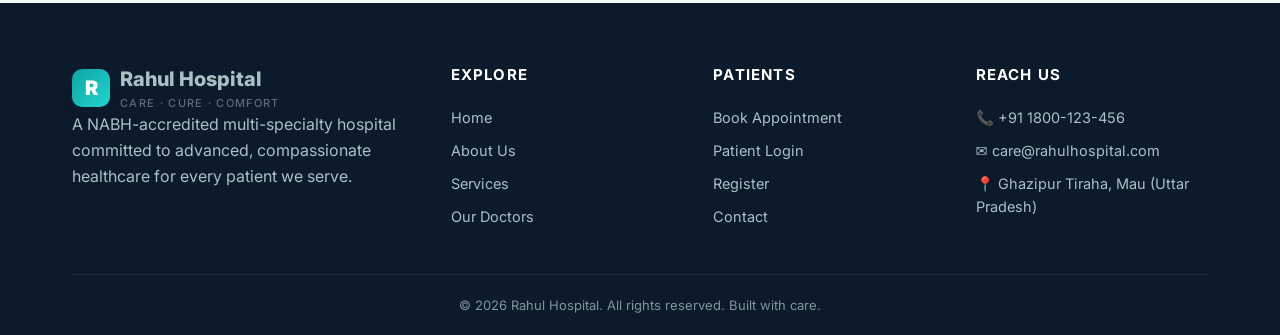
<file: services.html>
<!doctype html>
<html lang="en">

<head>
  <meta charset="utf-8" />
  <meta name="viewport" content="width=device-width,initial-scale=1" />
  <title>Services — Rahul Hospital</title>
  <meta name="description"
    content="Explore Rahul Hospital's full range of medical services — from cardiology to oncology and 24/7 emergency." />
  <link rel="icon" href="logo.png" />
  <link href="https://fonts.googleapis.com/css2?family=Inter:wght@400;500;600;700;800&display=swap" rel="stylesheet" />
  <link rel="stylesheet" href="styles.css" />
</head>

<body data-page="services">
  <div id="site-header"></div>

  <section class="block">
    <div class="container">
      <div class="section-head reveal">
        <div class="eyebrow">Our Services</div>
        <h2>Full-spectrum medical care</h2>
        <p>18 specialties. One roof. Every service built around your comfort and recovery.</p>
      </div>
      <div class="grid services">
        <div class="service reveal">
          <div class="icon">❤️</div>
          <h3>Cardiology</h3>
          <p>Angioplasty, bypass surgery, arrhythmia treatment and advanced cardiac imaging.</p>
        </div>
        <div class="service reveal">
          <div class="icon">🧠</div>
          <h3>Neurology</h3>
          <p>Stroke, epilepsy, Parkinson's and neurosurgical intervention.</p>
        </div>
        <div class="service reveal">
          <div class="icon">🦴</div>
          <h3>Orthopedics</h3>
          <p>Joint replacement, spine surgery, sports injury and rehab.</p>
        </div>
        <div class="service reveal">
          <div class="icon">👶</div>
          <h3>Pediatrics</h3>
          <p>Newborn, infant and child care with pediatric ICU.</p>
        </div>
        <div class="service reveal">
          <div class="icon">🤰</div>
          <h3>Gynecology & Maternity</h3>
          <p>End-to-end maternity, IVF and women's wellness.</p>
        </div>
        <div class="service reveal">
          <div class="icon">🩺</div>
          <h3>General Medicine</h3>
          <p>Diabetes, hypertension and preventive health check-ups.</p>
        </div>
        <div class="service reveal">
          <div class="icon">🧬</div>
          <h3>Oncology</h3>
          <p>Cancer screening, chemotherapy, radiation and targeted therapy.</p>
        </div>
        <div class="service reveal">
          <div class="icon">🫁</div>
          <h3>Pulmonology</h3>
          <p>Asthma, COPD, sleep apnea and lung disease management.</p>
        </div>
        <div class="service reveal">
          <div class="icon">🩻</div>
          <h3>Radiology</h3>
          <p>MRI, CT, ultrasound and digital X-ray on-site.</p>
        </div>
        <div class="service reveal">
          <div class="icon">👁️</div>
          <h3>Ophthalmology</h3>
          <p>Cataract, LASIK, glaucoma and retina care.</p>
        </div>
        <div class="service reveal">
          <div class="icon">🦷</div>
          <h3>Dental</h3>
          <p>Cosmetic, orthodontic and dental surgery services.</p>
        </div>
        <div class="service reveal">
          <div class="icon">🚑</div>
          <h3>24/7 Emergency</h3>
          <p>Round-the-clock ER with ambulance and trauma team.</p>
        </div>
      </div>
    </div>
  </section>

  <section class="block">
    <div class="container">
      <div class="cta reveal">
        <div>
          <h3>Not sure which specialist to see?</h3>
          <p>Our care team will guide you to the right department.</p>
        </div>
        <a href="contact.html" class="btn btn-accent">Talk to Us →</a>
      </div>
    </div>
  </section>

  <div id="site-footer"></div>
  <script src="script.js"></script>
</body>

</html>
</file>
<file: styles.css>
:root {
  --primary: #0ea5a4;
  --primary-dark: #0b7a79;
  --accent: #ff5a5f;
  --ink: #0b1b2b;
  --muted: #5b6b7a;
  --bg: #f6fbfb;
  --card: #ffffff;
  --ring: rgba(14, 165, 164, .18);
  --radius: 14px;
  --shadow: 0 10px 30px -12px rgba(11, 27, 43, .18);
}


* {
  box-sizing: border-box;
  margin: 0;
  padding: 0
}

html {
  scroll-behavior: smooth
}

body {
  font-family: 'Inter', system-ui, -apple-system, Segoe UI, Roboto, sans-serif;
  color: var(--ink);
  background: var(--bg);
  line-height: 1.6;
}

img {
  max-width: 100%;
  display: block
}

a {
  color: inherit;
  text-decoration: none
}

.container {
  max-width: 1180px;
  margin: 0 auto;
  padding: 0 22px
}

/* Top strip */
.topbar {
  background: var(--ink);
  color: #cfeaea;
  font-size: 13px
}

.topbar .container {
  display: flex;
  justify-content: space-between;
  padding: 8px 22px;
  flex-wrap: wrap;
  gap: 8px
}

.topbar a {
  color: #fff
}

.topbar .em {
  color: var(--accent);
  font-weight: 600
}

/* Nav */
.nav {
  position: sticky;
  top: 0;
  z-index: 50;
  background: rgba(255, 255, 255, .85);
  backdrop-filter: blur(12px);
  border-bottom: 1px solid #e6eef0
}

.nav-inner {
  display: flex;
  align-items: center;
  justify-content: space-between;
  padding: 14px 7px
}

.brand {
  display: flex;
  align-items: center;
  gap: 10px;
  font-weight: 800;
  font-size: 20px
}

.brand-mark {
  width: 38px;
  height: 38px;
  border-radius: 10px;
  background: linear-gradient(135deg, var(--primary), #22d3ce);
  display: grid;
  place-items: center;
  color: #fff;
  font-weight: 900;
  box-shadow: var(--shadow)
}

.brand small {
  display: block;
  font-size: 11px;
  color: var(--muted);
  font-weight: 500;
  letter-spacing: .12em;
  text-transform: uppercase
}

.menu {
  display: flex;
  gap: 6px;
  align-items: center
}

.menu a {
  padding: 9px 14px;
  border-radius: 10px;
  font-weight: 500;
  color: #22384c;
  transition: .2s
}

.menu a:hover{
  background: var(--ring);
  color: var(--primary-dark)
}
.menu a.active {
  background: var(--primary);
  color: #fff
}

.btn {
  display: inline-block;
  padding: 12px 30px;
  border-radius: 12px;
  font-weight: 600;
  cursor: pointer;
  border: 0;
  transition: .2s;
  font-size: 16px
}

.btn-primary {
  background: var(--primary);
  color: #fff;
  box-shadow: 0 8px 20px -8px var(--primary)
}

.btn-primary:hover {
  background: var(--primary-dark);
  transform: translateY(-1px)
}

.btn-ghost {
  background: transparent;
  border: 1.5px solid #d5e3e6;
  color: var(--ink)
}

.btn-ghost:hover {
  border-color: var(--primary);
  color: var(--primary-dark)
}

.btn-accent {
  background: var(--accent);
  color: #fff
}

.burger {
  display: none;
  background: none;
  border: 0;
  font-size: 26px;
  cursor: pointer
}

/* Hero */
.hero {
  position: relative;
  overflow: hidden;
  padding: 70px 0 90px
}

.hero::before {
  content: "";
  position: absolute;
  inset: -40% -20% auto auto;
  width: 70vw;
  height: 70vw;
  background: radial-gradient(circle at center, rgba(14, 165, 164, .18), transparent 60%);
  z-index: 0
}

.hero-grid {
  display: grid;
  grid-template-columns: 1.1fr .9fr;
  gap: 50px;
  align-items: center;
  position: relative;
  z-index: 1
}

.tag {
  display: inline-flex;
  align-items: center;
  gap: 8px;
  background: #fff;
  padding: 8px 14px;
  border-radius: 999px;
  font-size: 13px;
  color: var(--primary-dark);
  font-weight: 600;
  box-shadow: var(--shadow)
}

.tag .dot {
  width: 8px;
  height: 8px;
  background: var(--accent);
  border-radius: 50%;
  animation: pulse 1.6s infinite
}

@keyframes pulse {

  0%,
  100% {
    opacity: 1
  }

  50% {
    opacity: .35
  }
}

h1.hero-title {
  font-size: clamp(34px, 5vw, 58px);
  line-height: 1.05;
  margin: 18px 0;
  font-weight: 800;
  letter-spacing: -.02em
}

h1.hero-title span {
  background: linear-gradient(90deg, var(--primary), var(--accent));
  -webkit-background-clip: text;
  background-clip: text;
  color: transparent
}

.hero p.lead {
  font-size: 18px;
  color: var(--muted);
  max-width: 520px
}

.hero-cta {
  display: flex;
  gap: 12px;
  margin-top: 28px;
  flex-wrap: wrap
}

.hero-stats {
  display: flex;
  gap: 30px;
  margin-top: 40px;
  flex-wrap: wrap
}

.hero-stats div strong {
  display: block;
  font-size: 28px;
  color: var(--primary-dark)
}

.hero-stats div span {
  color: var(--muted);
  font-size: 13px
}

.hero-visual {
  position: relative
}

.hero-visual img {
  border-radius: 24px;
  box-shadow: var(--shadow);
  aspect-ratio: 1/1;
  object-fit: cover
}

.floating-card {
  position: absolute;
  background: #fff;
  border-radius: 16px;
  padding: 14px 18px;
  box-shadow: var(--shadow);
  display: flex;
  align-items: center;
  gap: 12px
}

.floating-card .ic {
  width: 40px;
  height: 40px;
  border-radius: 10px;
  background: var(--ring);
  color: var(--primary-dark);
  display: grid;
  place-items: center;
  font-size: 20px
}

.floating-card strong {
  display: block;
  font-size: 14px
}

.floating-card span {
  font-size: 12px;
  color: var(--muted)
}

.fc-1 {
  top: 20px;
  left: -20px
}

.fc-2 {
  bottom: 30px;
  right: -10px
}

/* Sections */
section.block {
  padding: 80px 0
}

.section-head {
  text-align: center;
  max-width: 640px;
  margin: 0 auto 50px
}

.section-head .eyebrow {
  color: var(--primary);
  font-weight: 700;
  letter-spacing: .14em;
  font-size: 12px;
  text-transform: uppercase
}

.section-head h2 {
  font-size: clamp(28px, 3.6vw, 42px);
  margin: 10px 0;
  font-weight: 800;
  letter-spacing: -.01em
}

.section-head p {
  color: var(--muted)
}

/* Services grid */
.grid {
  display: grid;
  gap: 22px
}

.services {
  grid-template-columns: repeat(auto-fit, minmax(240px, 1fr))
}

.service {
  background: var(--card);
  border-radius: var(--radius);
  padding: 26px;
  box-shadow: 0 1px 0 rgba(11, 27, 43, .04);
  border: 1px solid #eef4f5;
  transition: .25s;
  position: relative;
  overflow: hidden
}

.service:hover {
  transform: translateY(-4px);
  box-shadow: var(--shadow);
  border-color: transparent
}

.service .icon {
  width: 52px;
  height: 52px;
  border-radius: 14px;
  background: linear-gradient(135deg, var(--ring), #e6fbfb);
  color: var(--primary-dark);
  display: grid;
  place-items: center;
  font-size: 24px;
  margin-bottom: 16px
}

.service h3 {
  font-size: 19px;
  margin-bottom: 8px
}

.service p {
  color: var(--muted);
  font-size: 14.5px
}

/* Why choose */
.why {
  background: linear-gradient(180deg, #fff, #f0fbfb)
}

.why-grid {
  display: grid;
  grid-template-columns: 1fr 1fr;
  gap: 60px;
  align-items: center
}

.feature-list {
  display: grid;
  gap: 18px
}

.feature {
  display: flex;
  gap: 14px;
  background: #fff;
  padding: 18px;
  border-radius: 14px;
  border: 1px solid #eef4f5
}

.feature .fi {
  flex: 0 0 44px;
  height: 44px;
  border-radius: 10px;
  background: var(--ring);
  color: var(--primary-dark);
  display: grid;
  place-items: center;
  font-size: 20px
}

.feature h4 {
  font-size: 16px;
  margin-bottom: 2px
}

.feature p {
  font-size: 14px;
  color: var(--muted)
}

/* Doctors */
.doctors {
  grid-template-columns: repeat(auto-fit, minmax(230px, 1fr))
}

.doc-card {
  background: #fff;
  border-radius: var(--radius);
  overflow: hidden;
  border: 1px solid #eef4f5;
  transition: .25s;
  text-align: center
}

.doc-card:hover {
  transform: translateY(-4px);
  box-shadow: var(--shadow)
}

.doc-avatar {
  aspect-ratio: 1/1;
  background: linear-gradient(135deg, var(--ring), #fde7e8);
  display: grid;
  place-items: center;
  font-size: 70px
}

.doc-body {
  padding: 18px
}

.doc-body h4 {
  margin-bottom: 4px
}

.doc-body span {
  color: var(--primary-dark);
  font-size: 13px;
  font-weight: 600
}

/* Testimonials */
.testimonials {
  background: var(--ink);
  color: #dfeff0
}

.testimonials .section-head h2 {
  color: #fff
}

.tgrid {
  display: grid;
  grid-template-columns: repeat(auto-fit, minmax(280px, 1fr));
  gap: 22px
}

.tcard {
  background: rgba(255, 255, 255, .06);
  padding: 26px;
  border-radius: var(--radius);
  border: 1px solid rgba(255, 255, 255, .08)
}

.tcard p {
  color: #cfe0e2;
  font-style: italic;
  margin-bottom: 14px
}

.tcard .who {
  display: flex;
  align-items: center;
  gap: 12px
}

.tcard .who .av {
  width: 42px;
  height: 42px;
  border-radius: 50%;
  background: var(--primary);
  display: grid;
  place-items: center;
  font-weight: 700;
  color: #fff
}

.tcard .who small {
  color: #8fa9ab;
  display: block
}

/* CTA banner */
.cta {
  background: linear-gradient(120deg, var(--primary), #0891a0);
  color: #fff;
  border-radius: 24px;
  padding: 50px;
  display: flex;
  justify-content: space-between;
  align-items: center;
  gap: 24px;
  flex-wrap: wrap;
  box-shadow: var(--shadow)
}

.cta h3 {
  font-size: 28px;
  margin-bottom: 6px
}

.cta p {
  opacity: .9
}

.cta .btn-accent:hover {
  background: #e94a4f
}

/* Forms */
.form-wrap {
  max-width: 640px;
  margin: 0 auto;
  background: #fff;
  padding: 36px;
  border-radius: 20px;
  box-shadow: var(--shadow);
  border: 1px solid #eef4f5
}

.form-row {
  display: grid;
  grid-template-columns: 1fr 1fr;
  gap: 16px
}

.field {
  margin-bottom: 16px
}

.field label {
  display: block;
  font-size: 13px;
  font-weight: 600;
  margin-bottom: 6px;
  color: #334
}

.field input,
.field select,
.field textarea {
  width: 100%;
  padding: 12px 14px;
  border: 1.5px solid #dbe6e8;
  border-radius: 10px;
  font: inherit;
  background: #f8fbfb;
  transition: .2s;
}

.field input:focus,
.field select:focus,
.field textarea:focus {
  outline: none;
  border-color: var(--primary);
  background: #fff;
  box-shadow: 0 0 0 4px var(--ring)
}

.field textarea {
  min-height: 120px;
  resize: vertical
}

.form-note {
  font-size: 13px;
  color: var(--muted);
  margin-top: 14px;
  text-align: center
}

.form-note a {
  color: var(--primary-dark);
  font-weight: 600
}

.alert {
  padding: 12px 14px;
  border-radius: 10px;
  margin-bottom: 16px;
  font-size: 14px;
  display: none
}

.alert.ok {
  background: #e6faf5;
  color: #0a7a5a;
  border: 1px solid #b7ecd8
}

.alert.err {
  background: #fdecec;
  color: #a02020;
  border: 1px solid #f5c4c4
}

/* Auth split */
.auth {
  min-height: calc(100vh - 140px);
  display: grid;
  place-items: center;
  padding: 40px 0
}

.auth .form-wrap {
  width: 100%
}

.auth h2 {
  text-align: center;
  margin-bottom: 6px
}

.auth .sub {
  text-align: center;
  color: var(--muted);
  margin-bottom: 24px
}

/* About */
.about-grid {
  display: grid;
  grid-template-columns: 1fr 1fr;
  gap: 50px;
  align-items: center
}

.about-grid img {
  border-radius: 20px;
  box-shadow: var(--shadow)
}

.stat-row {
  display: grid;
  grid-template-columns: repeat(4, 1fr);
  gap: 16px;
  margin-top: 40px
}

.stat {
  background: #fff;
  padding: 22px;
  border-radius: 14px;
  text-align: center;
  border: 1px solid #eef4f5
}

.stat b {
  display: block;
  font-size: 26px;
  color: var(--primary-dark)
}

.stat span {
  font-size: 13px;
  color: var(--muted)
}

/* Contact */
.contact-grid {
  display: grid;
  grid-template-columns: 1fr 1fr;
  gap: 40px
}

.info-card {
  background: #fff;
  padding: 24px;
  border-radius: 14px;
  border: 1px solid #eef4f5;
  display: flex;
  gap: 14px;
  margin-bottom: 16px
}

.info-card .ic {
  width: 44px;
  height: 44px;
  border-radius: 10px;
  background: var(--ring);
  display: grid;
  place-items: center;
  color: var(--primary-dark);
  font-size: 22px;
  flex-shrink: 0
}

.info-card h4 {
  margin-bottom: 4px
}

.info-card p {
  color: var(--muted);
  font-size: 14px
}

.map-wrap {
  border-radius: 16px;
  overflow: hidden;
  box-shadow: var(--shadow);
  height: 280px;
  background: linear-gradient(135deg, #c7ebeb, #dff5f2);
  display: grid;
  place-items: center;
  color: var(--primary-dark);
  font-weight: 600;
  margin-top: 20px
}

/* Footer */
footer {
  background: var(--ink);
  color: #a9c1c4;
  padding: 60px 0 20px;
  margin-top: 40px
}

.foot-grid {
  display: grid;
  grid-template-columns: 1.5fr 1fr 1fr 1fr;
  gap: 30px;
  margin-bottom: 40px
}

.foot h5 {
  color: #fff;
  margin-bottom: 14px;
  font-size: 15px;
  letter-spacing: .08em;
  text-transform: uppercase
}

.foot a {
  display: block;
  padding: 5px 0;
  color: #a9c1c4;
  font-size: 14.5px
}

.foot a:hover {
  color: var(--primary)
}

.foot p {
  font-size: 14.5px
}

.foot .brand {
  color: #fff;
  margin-bottom: 12px
}

.foot .brand small {
  color: #7f9799
}

.copy {
  border-top: 1px solid rgba(255, 255, 255, .08);
  padding-top: 20px;
  text-align: center;
  font-size: 13px;
  color: #7f9799
}

/* Emergency banner */
.emergency {
  background: var(--accent);
  color: #fff;
  text-align: center;
  padding: 14px;
  font-weight: 600;
  font-size: 14.5px
}

.emergency a {
  text-decoration: underline
}

/* Responsive */
@media (max-width:900px) {

  .hero-grid,
  .why-grid,
  .about-grid,
  .contact-grid {
    grid-template-columns: 1fr
  }

  .stat-row {
    grid-template-columns: repeat(2, 1fr)
  }

  .foot-grid {
    grid-template-columns: 1fr 1fr
  }

  .menu {
    position: fixed;
    inset: 64px 0 auto 0;
    background: #fff;
    flex-direction: column;
    padding: 16px;
    gap: 4px;
    border-bottom: 1px solid #eef4f5;
    display: none
  }


  .menu.open {
    display: flex
  }

  .menu a {
    width: 100%
  }

  .menu :nth-child(7) {
    display: flex;
    justify-content: center;
    align-items: center;
    width: 40%;
  }
  .hero-stats{
    gap: 12px;
  }

  .hero-stats div strong{
    font-size: 25px;
  }
  .hero-stats div span{
    font-size: 13px;
  }
  .burger {
    display: block
  }

  .form-row {
    grid-template-columns: 1fr
  }

  .fc-1,
  .fc-2 {
    display: none
  }

  .cta {
    padding: 30px;
    text-align: center;
    justify-content: center
  }
}

.menu :nth-child(7) {
  background: #2e9f76;
  color: #fff;
  padding-left:30px ;
}


@media (max-width:500px) {
  .foot-grid {
    grid-template-columns: 1fr
  }

  .stat-row {
    grid-template-columns: 1fr 1fr
  }
}

/* Reveal on scroll */
.reveal {
  opacity: 0;
  transform: translateY(24px);
  transition: opacity .7s ease, transform .7s ease
}

.reveal.in {
  opacity: 1;
  transform: none
}
</file>
